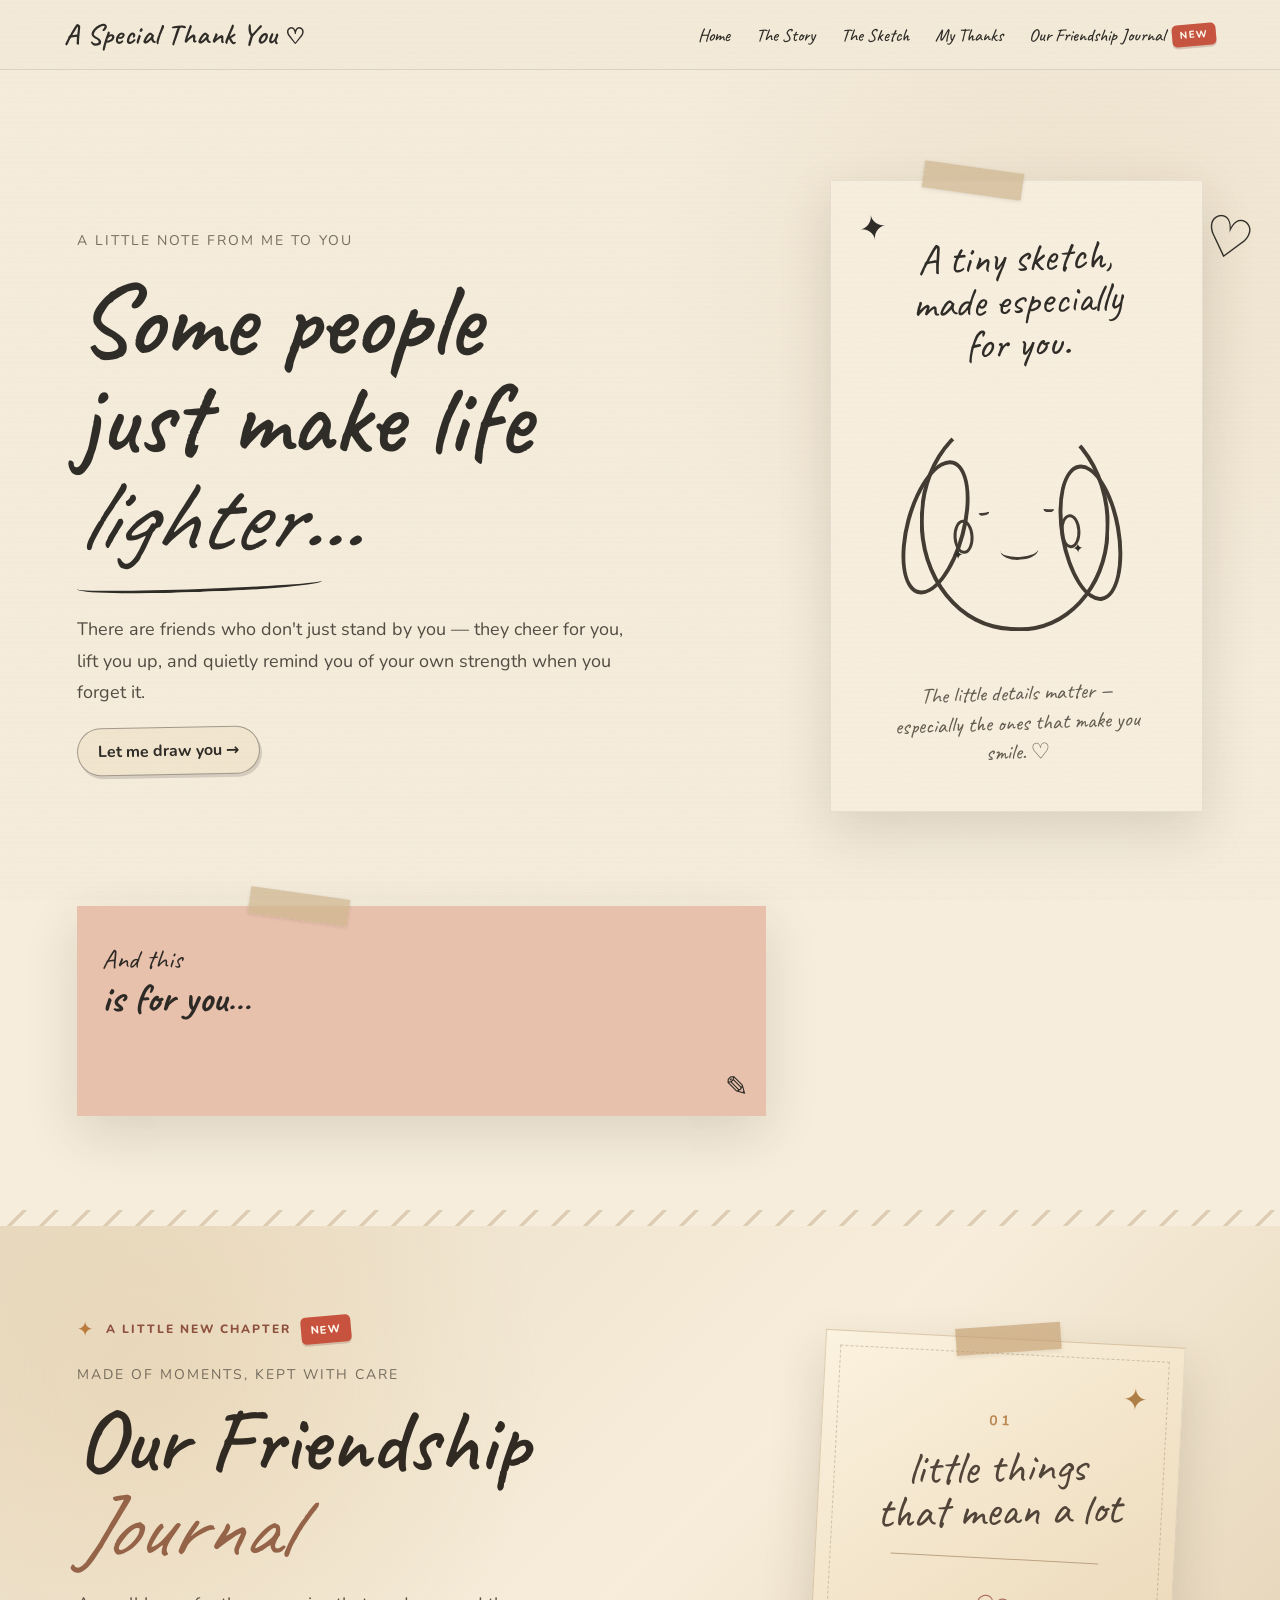
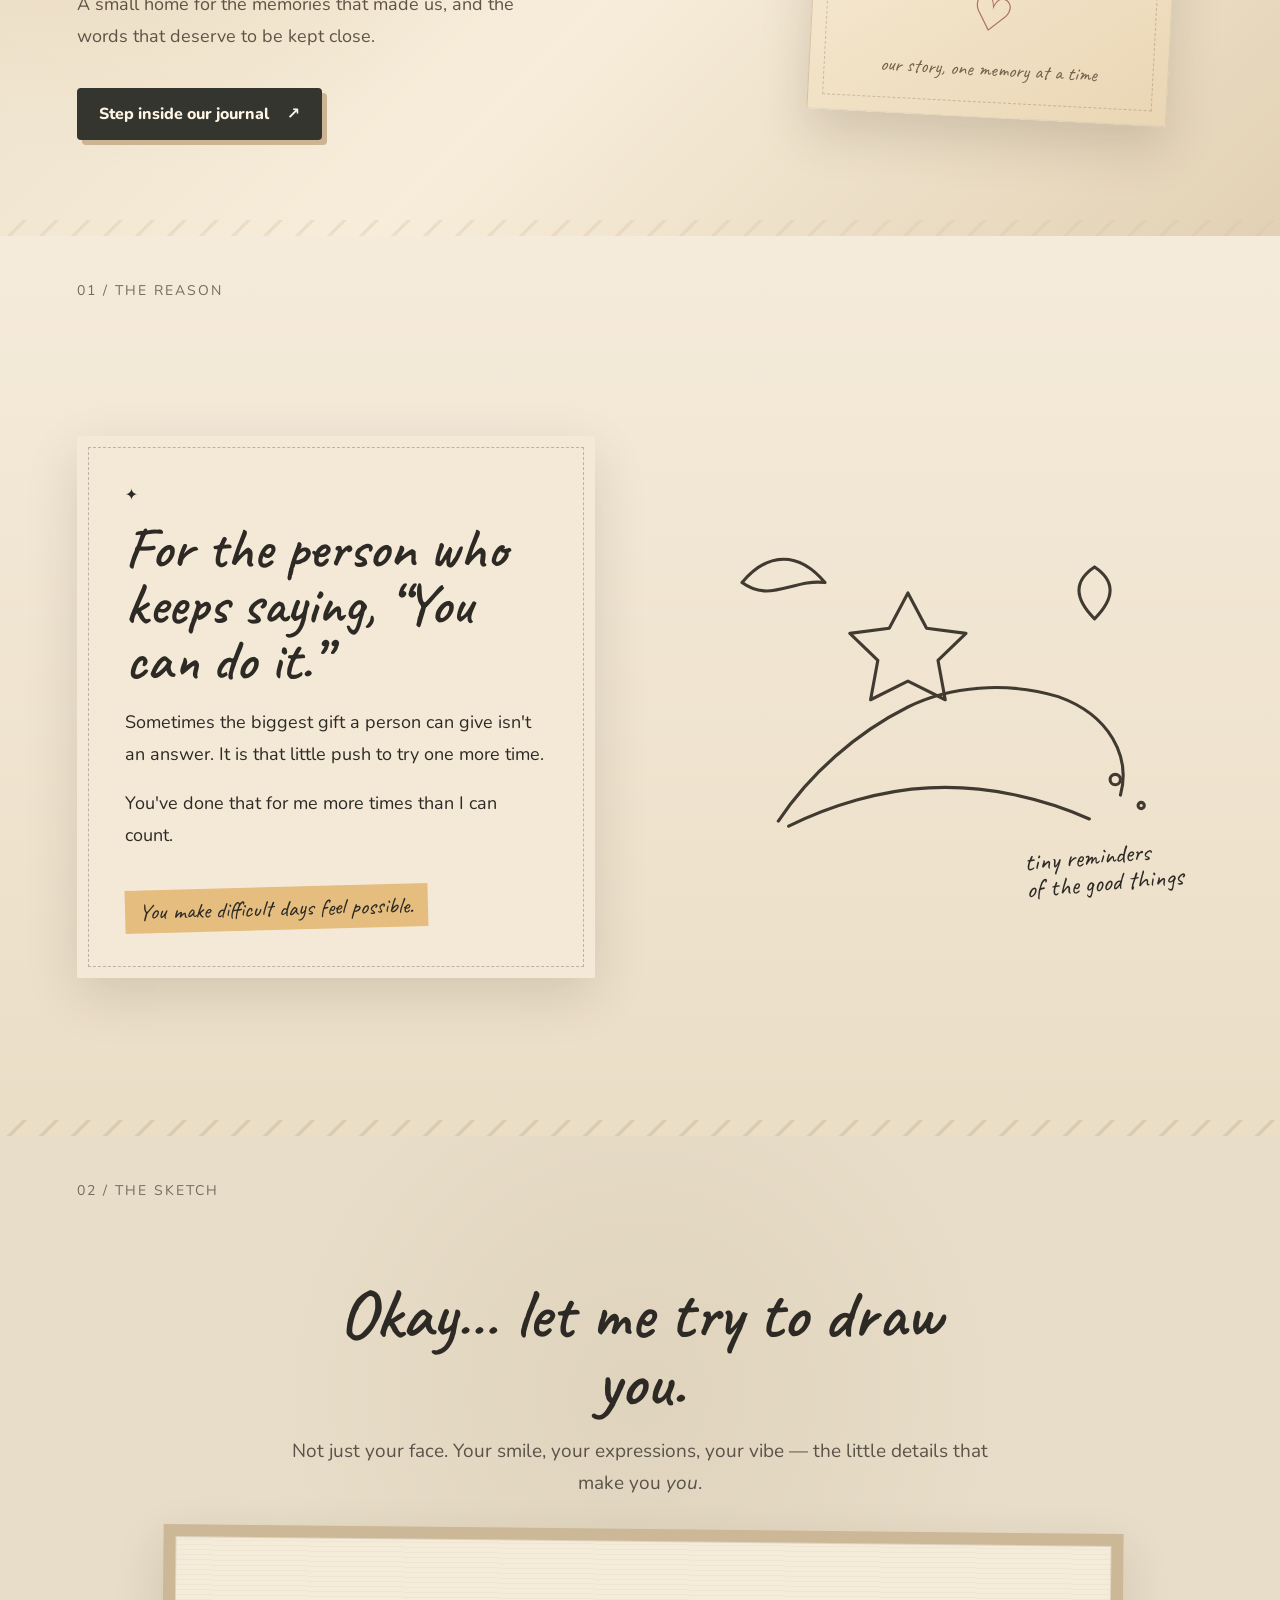
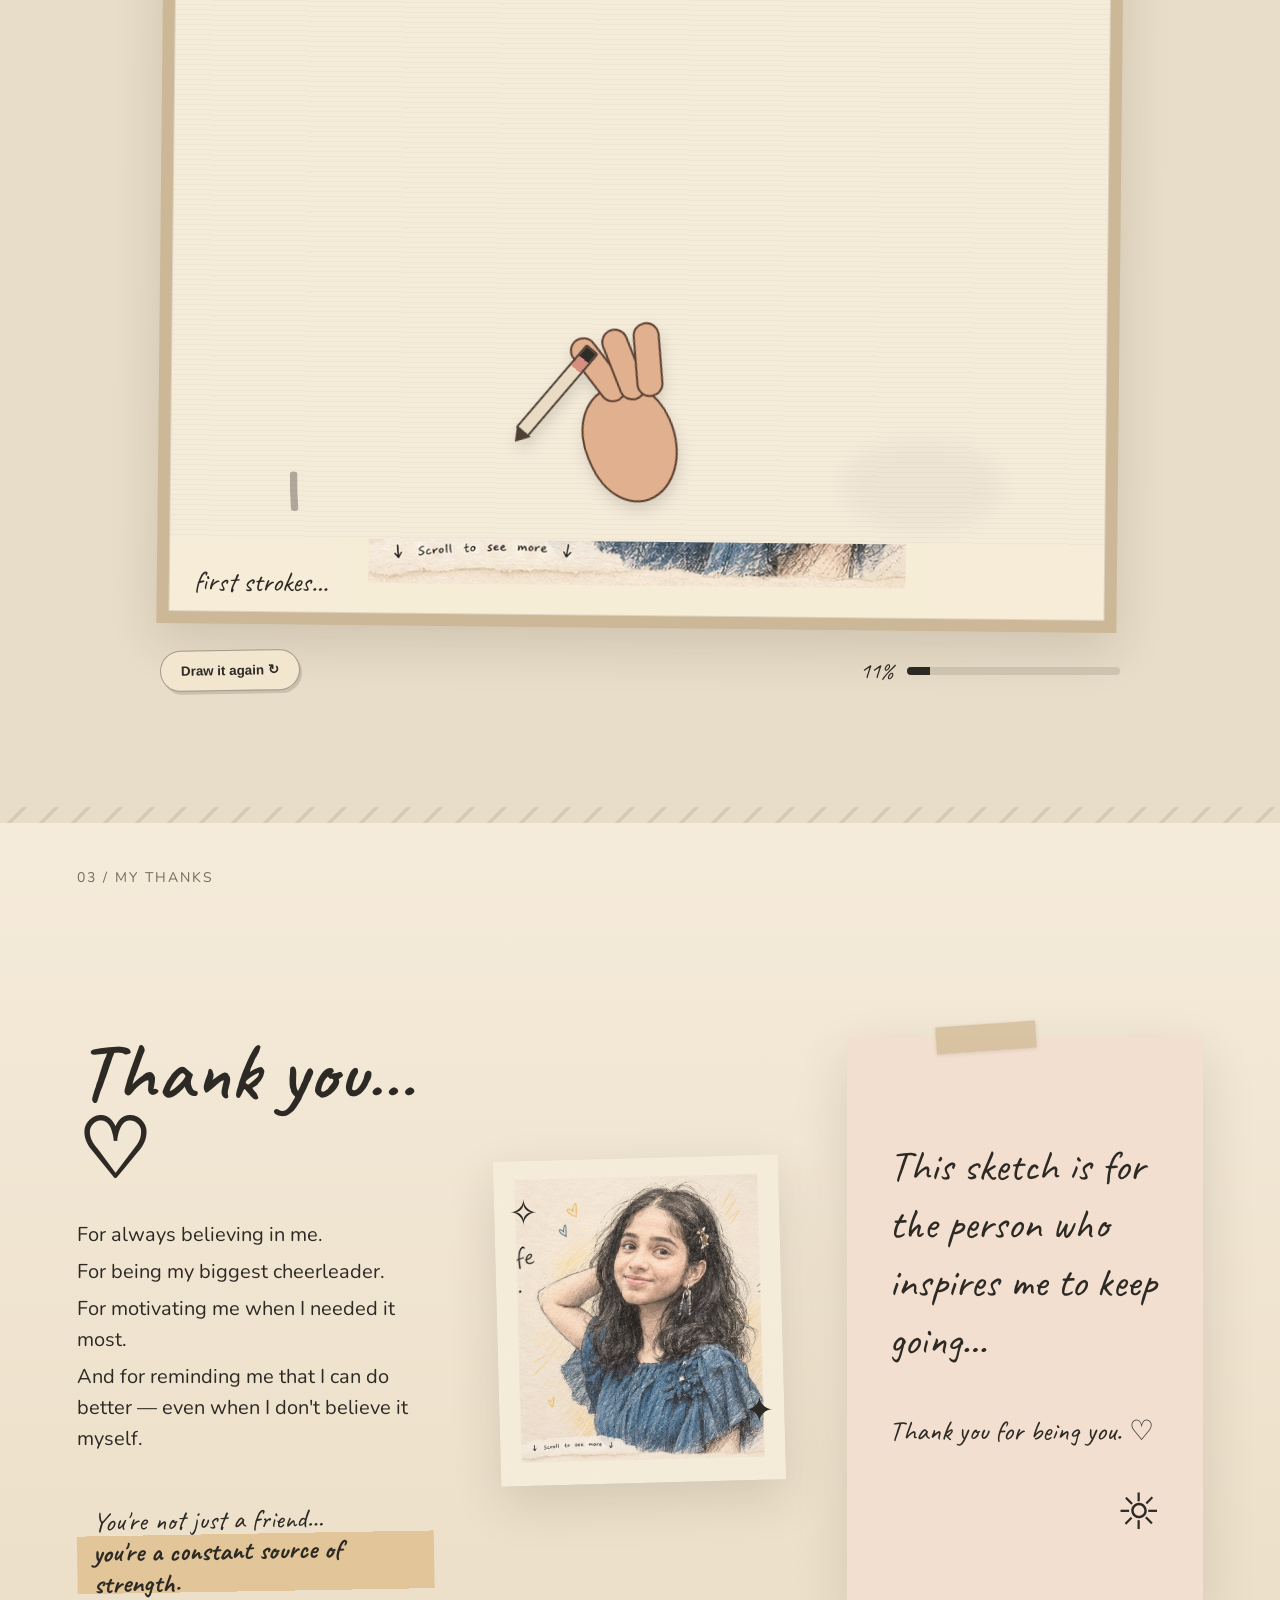
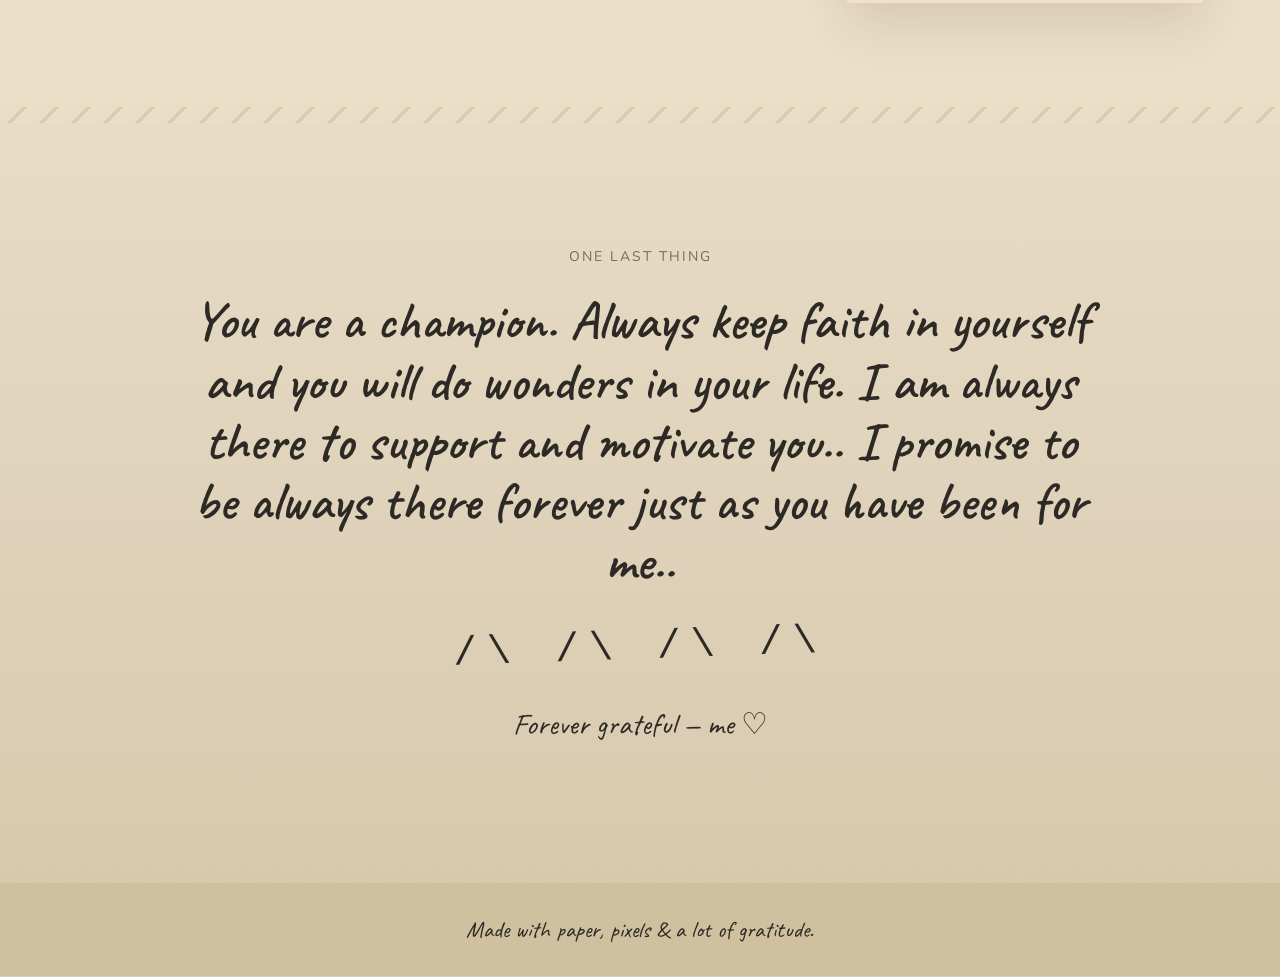
<file: index.html>
<!doctype html>
<html lang="en">
<head>
  <meta charset="utf-8" />
  <meta name="viewport" content="width=device-width, initial-scale=1" />
  <meta name="description" content="A hand-drawn thank-you letter for a best friend who always motivates me." />
  <title>A Little Thank You — For You ♡</title>
  <link rel="stylesheet" href="styles.css" />
</head>
<body>
  <div class="paper-grain" aria-hidden="true"></div>
  <header class="site-header">
    <div class="brand">A Special Thank You <span>♡</span></div>
    <nav>
      <a href="#home">Home</a>
      <a href="#story">The Story</a>
      <a href="#sketch">The Sketch</a>
      <a href="#thanks">My Thanks</a>
      <a class="journal-nav-link" href="journal.html">Our Friendship Journal <span class="nav-new-badge">NEW</span></a>
    </nav>
  </header>

  <main>
    <section class="hero section" id="home">
      <div class="hero-copy reveal-on-scroll">
        <p class="eyebrow">A little note from me to you</p>
        <h1>Some people<br />just make life<br /><em>lighter…</em></h1>
        <div class="scribble-line"></div>
        <p class="hero-text">There are friends who don't just stand by you — they cheer for you, lift you up, and quietly remind you of your own strength when you forget it.</p>
        <a class="paper-button" href="#sketch">Let me draw you →</a>
      </div>

      <div class="hero-letter reveal-on-scroll">
        <div class="tape tape-b"></div>
        <div class="hero-letter-inner">
          <div class="little-star">✦</div>
          <p class="hero-letter-script">A tiny sketch,<br />made especially<br />for you.</p>
          <div class="mini-doodle-face" aria-hidden="true">
            <span class="face-hair"></span>
            <span class="face-eye eye-left"></span>
            <span class="face-eye eye-right"></span>
            <span class="face-smile"></span>
            <span class="face-ear ear-left"></span>
            <span class="face-ear ear-right"></span>
          </div>
          <p class="hero-letter-note">The little details matter —<br />especially the ones that make you smile. ♡</p>
        </div>
        <span class="doodle doodle-heart">♡</span>
      </div>

      <aside class="sticky-note reveal-on-scroll">
        <div class="tape tape-b"></div>
        <p>And this<br /><strong>is for you…</strong></p>
        <span>✎</span>
      </aside>
    </section>

    <section class="journal-callout section" id="friendship-journal">
      <div class="journal-callout-inner reveal-on-scroll">
        <div class="journal-callout-copy">
          <div class="journal-release-line"><span class="release-sparkle">✦</span> A little new chapter <span class="release-badge">NEW</span></div>
          <p class="eyebrow">Made of moments, kept with care</p>
          <h2>Our Friendship<br /><em>Journal</em></h2>
          <p>A small home for the memories that made us, and the words that deserve to be kept close.</p>
          <a class="journal-open-button" href="journal.html">Step inside our journal <span aria-hidden="true">↗</span></a>
        </div>
        <div class="journal-paper-preview" aria-hidden="true">
          <span class="preview-tape"></span>
          <span class="preview-doodle preview-star">✦</span>
          <span class="preview-number">01</span>
          <span class="preview-script">little things<br />that mean a lot</span>
          <span class="preview-line"></span>
          <span class="preview-heart">♡</span>
          <span class="preview-caption">our story, one memory at a time</span>
        </div>
      </div>
    </section>

    <section class="story section" id="story">
      <div class="section-label">01 / The reason</div>
      <div class="story-grid">
        <div class="story-card torn reveal-on-scroll">
          <span class="card-icon">✦</span>
          <h2>For the person who keeps saying, “You can do it.”</h2>
          <p>Sometimes the biggest gift a person can give isn't an answer. It is that little push to try one more time.</p>
          <p>You've done that for me more times than I can count.</p>
          <div class="highlight">You make difficult days feel possible.</div>
        </div>
        <div class="doodle-page reveal-on-scroll" aria-label="Hand drawn doodles">
          <svg viewBox="0 0 500 380" role="img" aria-hidden="true">
            <path d="M90 300 C120 255 165 215 215 190 C255 170 310 165 360 180 C410 198 430 238 420 275" />
            <path d="M100 305 C140 285 190 270 235 268 C290 265 345 278 390 298" />
            <path d="M215 80 l18 34 38 5 -27 26 7 38 -36 -18 -36 18 7 -38 -27 -26 38 -5 z" />
            <path d="M395 55 q30 20 0 50 q-30 -30 0 -50" />
            <circle cx="415" cy="260" r="5" />
            <circle cx="440" cy="285" r="3" />
            <path d="M55 70 C80 40 110 40 135 70 C105 66 82 90 55 70" />
          </svg>
          <div class="tiny-handwriting">tiny reminders<br />of the good things</div>
        </div>
      </div>
    </section>

    <section class="sketch section" id="sketch">
      <div class="section-label">02 / The sketch</div>
      <div class="sketch-intro reveal-on-scroll">
        <h2>Okay… let me try to draw you.</h2>
        <p>Not just your face. Your smile, your expressions, your vibe — the little details that make you <em>you</em>.</p>
      </div>

      <div class="drawing-stage" id="drawingStage">
        <div class="canvas-frame">
          <div class="canvas-paper">
            <div class="sketch-reveal" id="sketchReveal">
              <img src="assets/portrait-sketch.jpg" alt="Hand-drawn portrait sketch" />
            </div>
            <svg class="sketch-lines" viewBox="0 0 640 720" preserveAspectRatio="none" aria-hidden="true">
              <path class="line line-1" d="M85 610 C80 520 95 440 130 380 C160 325 215 285 275 260" />
              <path class="line line-2" d="M275 260 C325 225 385 210 440 230 C500 252 540 305 555 370" />
              <path class="line line-3" d="M555 370 C575 440 560 535 520 600" />
              <path class="line line-4" d="M190 165 C245 115 350 92 435 130" />
            </svg>
            <div class="draw-shadow" id="drawShadow"></div>
            <div class="drawing-hand" id="drawingHand" aria-hidden="true">
              <div class="hand-palm"></div>
              <div class="hand-finger f1"></div>
              <div class="hand-finger f2"></div>
              <div class="hand-finger f3"></div>
              <div class="pencil"><span></span></div>
            </div>
            <div class="draw-caption" id="drawCaption">first strokes…</div>
          </div>
        </div>

        <div class="drawing-controls">
          <button class="paper-button" id="drawAgain">Draw it again ↻</button>
          <div class="draw-progress"><span id="progressText">0%</span><div class="progress-track"><div class="progress-fill" id="progressFill"></div></div></div>
        </div>
      </div>
    </section>

    <section class="thanks section" id="thanks">
      <div class="section-label">03 / My thanks</div>
      <div class="thanks-layout">
        <div class="thanks-copy reveal-on-scroll">
          <h2>Thank you… ♡</h2>
          <p>For always believing in me.</p>
          <p>For being my biggest cheerleader.</p>
          <p>For motivating me when I needed it most.</p>
          <p>And for reminding me that I can do better — even when I don't believe it myself.</p>
          <div class="underlined-note">You're not just a friend…<br /><strong>you're a constant source of strength.</strong></div>
        </div>

        <div class="portrait-final reveal-on-scroll">
          <div class="sparkle sparkle-1">✧</div>
          <div class="sparkle sparkle-2">✦</div>
          <img src="assets/portrait-sketch.jpg" alt="Final cheerful hand-drawn portrait" />
        </div>

        <div class="closing-card reveal-on-scroll">
          <div class="tape tape-c"></div>
          <p class="closing-big">This sketch is for the person who inspires me to keep going…</p>
          <p>Thank you for being you. ♡</p>
          <div class="mini-sun">☼</div>
        </div>
      </div>
    </section>

    <section class="finale section">
      <div class="finale-inner reveal-on-scroll">
        <p class="eyebrow">one last thing</p>
        <h2 class="final-message">You are a champion. Always keep faith in yourself and you will do wonders in your life. I am always there to support and motivate you.. I promise to be always there forever just as you have been for me..</h2>
        <div class="mountains">/\  /\    /\  /\</div>
        <p class="signature">Forever grateful — me ♡</p>
      </div>
    </section>
  </main>

  <footer>Made with paper, pixels &amp; a lot of gratitude.</footer>

  <script src="script.js"></script>
</body>
</html>
</file>
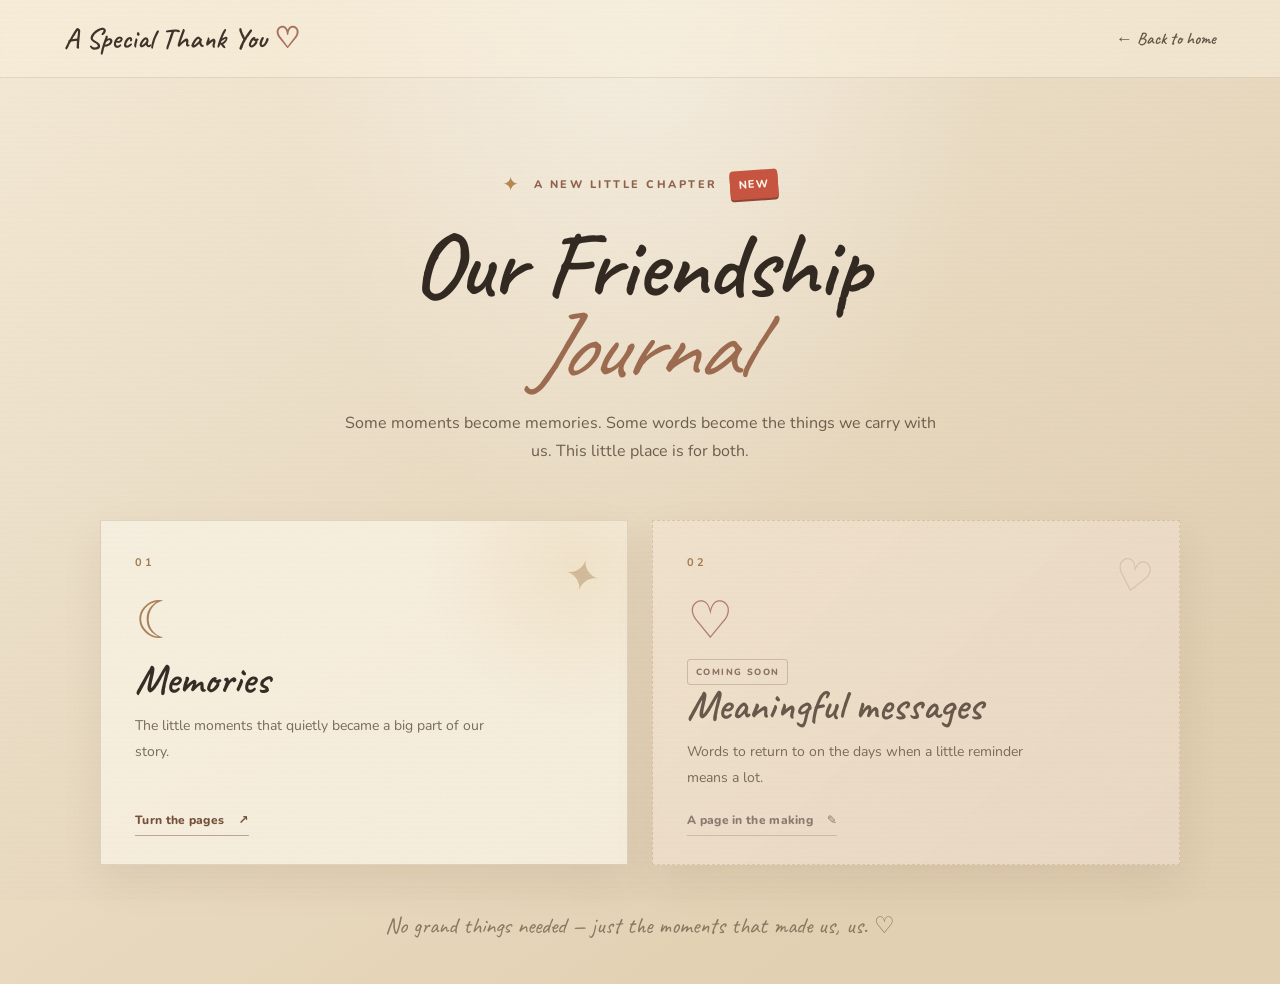
<file: journal.html>
<!doctype html>
<html lang="en">
<head>
  <meta charset="utf-8" />
  <meta name="viewport" content="width=device-width, initial-scale=1" />
  <meta name="description" content="Our Friendship Journal — memories and meaningful messages worth keeping." />
  <title>Our Friendship Journal ♡</title>
  <link rel="stylesheet" href="styles.css" />
  <link rel="stylesheet" href="friendship-pages.css" />
</head>
<body class="journal-page-body">
  <div class="paper-grain" aria-hidden="true"></div>
  <header class="journal-page-header">
    <a class="journal-brand" href="index.html">A Special Thank You <span>♡</span></a>
    <a class="back-link" href="index.html">← Back to home</a>
  </header>
  <main class="journal-landing">
    <div class="journal-page-kicker"><span class="kicker-star">✦</span> A NEW LITTLE CHAPTER <span class="landing-new">NEW</span></div>
    <h1>Our Friendship<br /><em>Journal</em></h1>
    <p class="journal-page-subtitle">Some moments become memories. Some words become the things we carry with us. This little place is for both.</p>
    <div class="journal-choice-grid">
      <a class="journal-choice-card memories-choice" href="memories.html">
        <span class="choice-number">01</span>
        <span class="choice-icon" aria-hidden="true">☾</span>
        <h2>Memories</h2>
        <p>The little moments that quietly became a big part of our story.</p>
        <span class="choice-cta">Turn the pages <span aria-hidden="true">↗</span></span>
        <span class="choice-doodle" aria-hidden="true">✦</span>
      </a>
      <div class="journal-choice-card messages-choice" aria-disabled="true">
        <span class="choice-number">02</span>
        <span class="choice-icon" aria-hidden="true">♡</span>
        <span class="coming-soon-label">COMING SOON</span>
        <h2>Meaningful messages</h2>
        <p>Words to return to on the days when a little reminder means a lot.</p>
        <span class="choice-cta muted-cta">A page in the making <span aria-hidden="true">✎</span></span>
        <span class="choice-doodle" aria-hidden="true">♡</span>
      </div>
    </div>
    <p class="journal-footer-note">No grand things needed — just the moments that made us, us. ♡</p>
  </main>
  <script src="friendship-pages.js"></script>
</body>
</html>
</file>
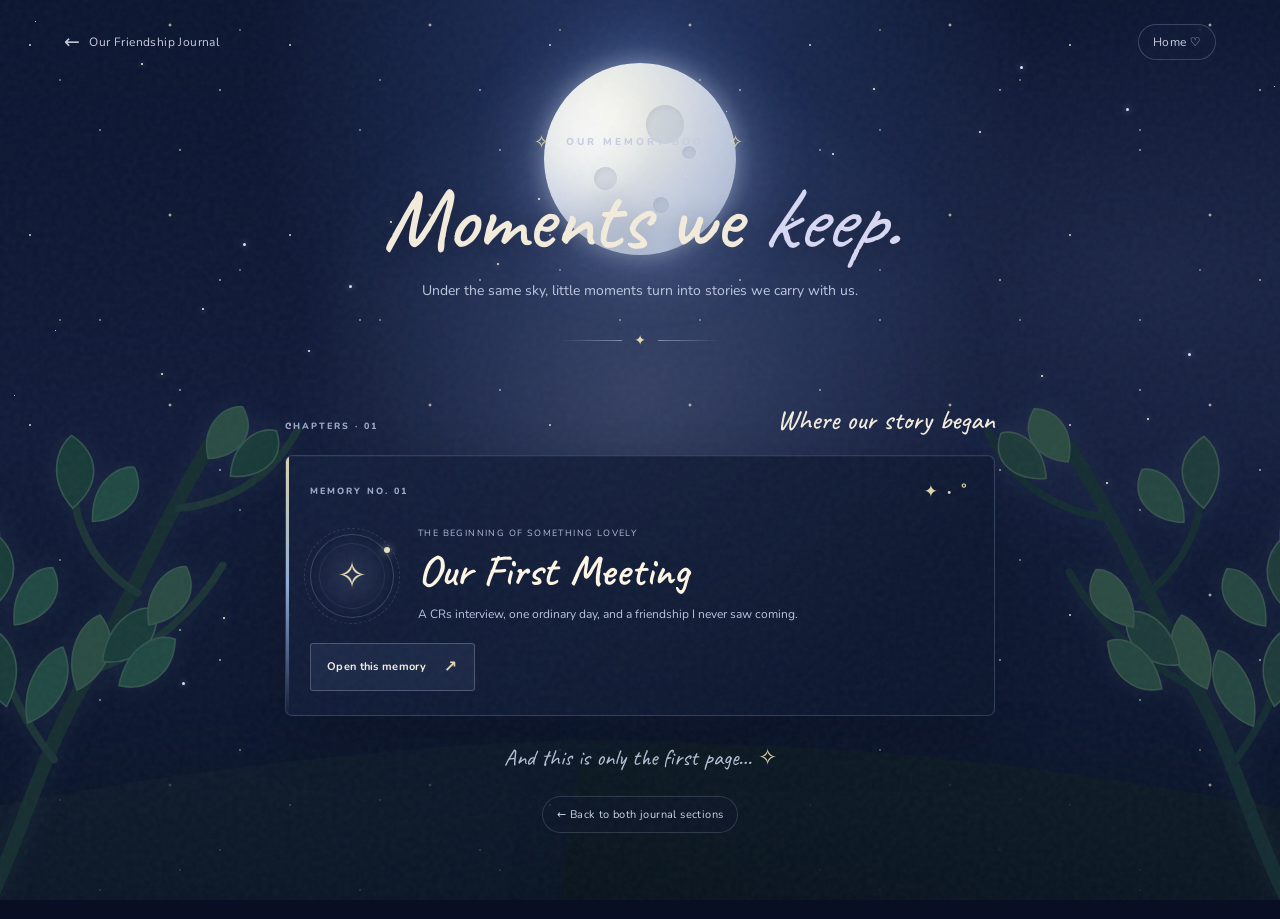
<file: memories.html>
<!doctype html>
<html lang="en">
<head>
  <meta charset="utf-8" />
  <meta name="viewport" content="width=device-width, initial-scale=1" />
  <meta name="description" content="A moonlit page for the memories that made our friendship." />
  <title>Memories — Our Friendship Journal ♡</title>
  <link rel="stylesheet" href="friendship-pages.css" />
</head>
<body class="memories-page-body">
  <div class="night-sky" aria-hidden="true">
    <div class="star-layer star-layer-one"></div>
    <div class="star-layer star-layer-two"></div>
    <div class="moon-glow"></div>
    <div class="full-moon"><span class="moon-crater crater-one"></span><span class="moon-crater crater-two"></span><span class="moon-crater crater-three"></span><span class="moon-crater crater-four"></span></div>
    <div class="wind-streak wind-streak-one"><span></span><span></span><span></span></div>
    <div class="wind-streak wind-streak-two"><span></span><span></span><span></span></div>
    <svg class="leaf-branch branch-left" viewBox="0 0 360 520" role="presentation">
      <path class="branch-stem" d="M-15 520 C45 420 58 340 100 267 S165 133 220 40" />
      <path class="branch-stem thin" d="M78 327 C38 278 25 227 14 183 M117 245 C167 228 207 192 231 151 M154 176 C113 152 97 113 95 78 M191 99 C242 94 278 67 299 28" />
      <g class="leaf-cluster cluster-a"><path d="M35 279 C-4 249 0 214 8 202 C39 211 55 240 35 279Z"/><path d="M54 294 C47 255 71 229 86 225 C100 256 80 284 54 294Z"/><path d="M99 264 C86 231 102 203 120 196 C141 223 122 253 99 264Z"/></g>
      <g class="leaf-cluster cluster-b"><path d="M24 188 C-1 157 9 130 21 119 C47 137 48 166 24 188Z"/><path d="M42 205 C39 170 60 153 77 153 C91 181 67 202 42 205Z"/><path d="M18 148 C-13 125 -11 96 0 83 C28 98 38 127 18 148Z"/></g>
      <g class="leaf-cluster cluster-c"><path d="M122 238 C127 199 156 185 171 191 C174 223 149 242 122 238Z"/><path d="M137 260 C144 224 172 211 188 218 C187 250 162 266 137 260Z"/><path d="M164 205 C159 173 181 151 198 152 C212 181 189 201 164 205Z"/></g>
      <g class="leaf-cluster cluster-d"><path d="M95 99 C71 72 81 43 94 33 C121 52 120 78 95 99Z"/><path d="M113 111 C112 76 135 60 151 62 C164 91 139 110 113 111Z"/><path d="M218 54 C211 25 231 6 249 7 C264 34 243 53 218 54Z"/><path d="M238 70 C240 38 265 24 280 29 C289 57 263 73 238 70Z"/></g>
    </svg>
    <svg class="leaf-branch branch-right" viewBox="0 0 360 520" role="presentation">
      <path class="branch-stem" d="M375 520 C313 426 300 345 260 272 S198 136 139 42" />
      <path class="branch-stem thin" d="M285 335 C325 285 340 234 348 186 M247 259 C197 232 161 196 140 157 M206 180 C245 152 259 113 261 78 M169 107 C118 98 84 69 66 29" />
      <g class="leaf-cluster cluster-a"><path d="M326 279 C363 247 358 214 350 202 C319 213 305 242 326 279Z"/><path d="M307 297 C314 258 290 231 275 228 C261 258 281 287 307 297Z"/><path d="M265 263 C276 230 258 203 242 196 C220 223 241 253 265 263Z"/></g>
      <g class="leaf-cluster cluster-b"><path d="M336 190 C362 158 353 131 341 120 C315 138 312 167 336 190Z"/><path d="M318 206 C321 171 300 154 283 154 C269 182 293 203 318 206Z"/><path d="M343 149 C372 126 369 97 358 84 C331 99 322 128 343 149Z"/></g>
      <g class="leaf-cluster cluster-c"><path d="M240 241 C235 202 206 188 192 194 C188 225 213 245 240 241Z"/><path d="M224 263 C217 227 190 213 175 220 C176 251 200 268 224 263Z"/><path d="M198 207 C202 174 180 153 164 155 C148 183 172 202 198 207Z"/></g>
      <g class="leaf-cluster cluster-d"><path d="M262 99 C285 71 275 44 262 34 C235 53 237 79 262 99Z"/><path d="M244 112 C245 77 222 61 206 64 C193 93 218 111 244 112Z"/><path d="M139 57 C146 27 126 8 108 9 C93 36 114 55 139 57Z"/><path d="M119 72 C117 40 93 26 78 31 C68 59 94 75 119 72Z"/></g>
    </svg>
    <div class="foreground-hill hill-back"></div>
    <div class="foreground-hill hill-front"></div>
  </div>

  <header class="memories-header">
    <a class="night-back-link" href="journal.html"><span aria-hidden="true">←</span> Our Friendship Journal</a>
    <a class="night-home-link" href="index.html">Home ♡</a>
  </header>

  <main class="memories-content">
    <div class="memory-intro">
      <p class="memory-eyebrow"><span>✧</span> OUR MEMORY BOOK <span>✧</span></p>
      <h1>Moments we <em>keep.</em></h1>
      <p class="memory-subtitle">Under the same sky, little moments turn into stories we carry with us.</p>
      <div class="moonlight-divider" aria-hidden="true"><span></span> ✦ <span></span></div>
    </div>

    <section class="memory-list" aria-labelledby="memory-list-title">
      <div class="memory-list-heading">
        <span class="chapter-index">CHAPTERS · 01</span>
        <h2 id="memory-list-title">Where our story began</h2>
      </div>
      <article class="memory-card" id="first-meeting-card">
        <div class="memory-card-topline"><span class="memory-count">MEMORY NO. 01</span><span class="memory-constellation" aria-hidden="true">✦ · ˚</span></div>
        <div class="memory-card-body">
          <div class="memory-icon-orbit" aria-hidden="true"><span>✧</span><i></i></div>
          <div class="memory-card-copy">
            <p class="memory-date-label">The beginning of something lovely</p>
            <h3>Our First Meeting</h3>
            <p class="memory-teaser">A CRs interview, one ordinary day, and a friendship I never saw coming.</p>
          </div>
        </div>
        <button class="open-memory-button" id="openFirstMemory" type="button" aria-expanded="false" aria-controls="firstMemoryNote">Open this memory <span aria-hidden="true">↗</span></button>
        <div class="memory-detail" id="firstMemoryNote" hidden>
          <div class="note-top-mark">A little note beneath the moon <span>♡</span></div>
          <h4>Our First Meeting</h4>
          <p>We met for the first time when we both had to appear for the CRs interview. This was when our friendship began. After this, even I don't know, when you became an essential part of my world. How did I start caring for you, even I cannot figure out. When you are sad, I also remain sad. Anything that bothers you, it bothers me.</p>
          <p>Maybe it happened in the little things—in the conversations that stayed with me, in the moments I started noticing when something wasn't quite right, and in how your happiness slowly began to feel like my own good news.</p>
          <p>It is strange and beautiful how one ordinary meeting can become the beginning of something that matters so much. That day, we were simply two people showing up for an interview. I had no idea I was also meeting someone who would find a special place in my everyday world.</p>
          <p>And if I could go back to that first day, I would walk into that room just the same—with no idea what was ahead, but with so much gratitude that life was about to introduce me to you. ♡</p>
          <div class="note-signature">One of my favourite beginnings. Always.</div>
        </div>
      </article>
      <p class="memory-end-note">And this is only the first page… <span aria-hidden="true">✧</span></p>
    </section>
    <a class="back-to-journal-button" href="journal.html">← Back to both journal sections</a>
  </main>
  <script src="friendship-pages.js"></script>
</body>
</html>
</file>
<file: styles.css>
@import url('https://fonts.googleapis.com/css2?family=Caveat:wght@400;500;600;700&family=Nunito:wght@400;500;600;700&display=swap');

:root{
  --paper:#efe3cc;
  --paper2:#f6eddc;
  --ink:#2d2a25;
  --muted:#756c5d;
  --line:#413a31;
  --accent:#c28c70;
  --blue:#6c8ca4;
  --shadow:0 18px 50px rgba(56,43,27,.14);
}
*{box-sizing:border-box}
html{scroll-behavior:smooth}
body{
  margin:0;color:var(--ink);background:#ded1b9;
  font-family:'Nunito',system-ui,-apple-system,sans-serif;
  overflow-x:hidden;
}
body:before{content:"";position:fixed;inset:0;pointer-events:none;z-index:20;opacity:.12;background-image:url("data:image/svg+xml,%3Csvg width='160' height='160' viewBox='0 0 160 160' xmlns='http://www.w3.org/2000/svg'%3E%3Cfilter id='n'%3E%3CfeTurbulence type='fractalNoise' baseFrequency='.8' numOctaves='3' stitchTiles='stitch'/%3E%3C/filter%3E%3Crect width='100%25' height='100%25' filter='url(%23n)' opacity='.35'/%3E%3C/svg%3E")}
.paper-grain{position:fixed;inset:0;pointer-events:none;opacity:.25;background:linear-gradient(transparent 0 49%,rgba(0,0,0,.03) 50% 51%,transparent 52%);background-size:100% 5px;z-index:19}
.site-header{position:sticky;top:0;z-index:15;display:flex;justify-content:space-between;align-items:center;padding:20px 5vw;background:rgba(246,237,220,.92);backdrop-filter:blur(8px);border-bottom:1px solid rgba(45,42,37,.12)}
.brand{font:600 29px/1 'Caveat',cursive;letter-spacing:.5px}.brand span{font-size:22px}
nav{display:flex;gap:26px}nav a{color:var(--ink);text-decoration:none;font:500 18px 'Caveat',cursive;position:relative}nav a:after{content:"";position:absolute;left:0;right:0;bottom:-5px;height:2px;background:var(--ink);transform:scaleX(0);transition:.25s}nav a:hover:after{transform:scaleX(1)}
.section{position:relative;min-height:100vh;padding:110px 6vw;background:var(--paper2);isolation:isolate}
.section:after{content:"";position:absolute;left:0;right:0;bottom:-2px;height:18px;background:linear-gradient(135deg,transparent 45%,#d7c6aa 46% 54%,transparent 55%) 0 0/32px 18px repeat-x;opacity:.8;z-index:-1}
.hero{display:grid;grid-template-columns:1.2fr .65fr;gap:5vw;align-items:center;min-height:calc(100vh - 72px);background:radial-gradient(circle at 84% 18%,rgba(214,192,152,.24),transparent 30%),var(--paper2)}
.eyebrow,.section-label{font-size:14px;letter-spacing:2px;text-transform:uppercase;color:var(--muted)}
h1,h2{font-family:'Caveat',cursive;font-weight:600;line-height:.96}h1{font-size:clamp(62px,8vw,110px);margin:22px 0 12px}h1 em{font-weight:400}.scribble-line{width:245px;height:14px;border-bottom:3px solid var(--ink);border-radius:50%;transform:rotate(-2deg);margin:0 0 22px}.hero-text{max-width:550px;font-size:18px;line-height:1.75;color:#514a40}.paper-button{display:inline-flex;align-items:center;gap:9px;border:1px solid rgba(45,42,37,.4);padding:12px 20px;background:#f2e6cf;color:var(--ink);text-decoration:none;border-radius:999px;font-weight:700;box-shadow:2px 3px 0 rgba(45,42,37,.16);transform:rotate(-1deg);transition:.2s}.paper-button:hover{transform:rotate(1deg) translateY(-2px);box-shadow:4px 6px 0 rgba(45,42,37,.14)}
.hero-letter{position:relative;justify-self:center;width:min(100%,420px);transform:rotate(2deg)}
.hero-letter-inner{position:relative;min-height:500px;padding:56px 40px 42px;background:#f8efdf;box-shadow:var(--shadow);border:1px solid rgba(45,42,37,.08)}
.hero-letter-script{margin:0;text-align:center;font:42px/1.02 'Caveat',cursive;transform:rotate(-2deg)}
.hero-letter-note{margin:24px auto 0;max-width:280px;text-align:center;color:#62594e;font:22px/1.35 'Caveat',cursive;transform:rotate(-2deg)}
.little-star{position:absolute;top:26px;left:28px;font:34px 'Caveat',cursive;transform:rotate(-10deg)}
.mini-doodle-face{position:relative;width:245px;height:260px;margin:30px auto 10px;transform:rotate(-3deg)}
.face-hair{position:absolute;left:26px;top:16px;width:190px;height:220px;border:4px solid var(--line);border-radius:48% 52% 46% 50%;border-top-color:transparent;transform:rotate(5deg)}
.face-hair:before,.face-hair:after{content:"";position:absolute;width:52px;height:130px;border:4px solid var(--line);border-radius:50%;top:46px}
.face-hair:before{left:-18px;transform:rotate(13deg)}
.face-hair:after{right:-15px;transform:rotate(-12deg)}
.face-eye{position:absolute;top:112px;width:11px;height:7px;border-bottom:3px solid var(--line);border-radius:50%}
.eye-left{left:85px;transform:rotate(-5deg)}.eye-right{right:84px;transform:rotate(5deg)}
.face-smile{position:absolute;left:105px;top:145px;width:38px;height:20px;border-bottom:3px solid var(--line);border-radius:0 0 50% 50%}
.face-ear{position:absolute;top:122px;width:20px;height:34px;border:3px solid var(--line);border-radius:50%}.ear-left{left:59px}.ear-right{right:59px}
.face-ear:after{content:"✦";position:absolute;top:23px;font-size:13px}.ear-left:after{left:-5px}.ear-right:after{right:-5px}
.tape{position:absolute;background:rgba(208,183,144,.72);width:100px;height:27px;z-index:2;box-shadow:0 1px 4px rgba(0,0,0,.1)}.tape-b{top:-13px;left:25%;transform:rotate(8deg)}.tape-c{top:-14px;left:25%;transform:rotate(-4deg)}.doodle{font:56px 'Caveat',cursive;position:absolute}.doodle-heart{right:-50px;top:24px;transform:rotate(14deg)}
.sticky-note{position:relative;align-self:start;margin-top:30px;background:#e8c1ad;padding:38px 25px 30px;min-height:210px;box-shadow:var(--shadow);transform:rotate(5deg);font:27px/1.15 'Caveat',cursive}.sticky-note p{margin:0}.sticky-note strong{font-size:40px}.sticky-note>span{position:absolute;right:18px;bottom:12px;font-size:28px}
.story,.thanks{background:linear-gradient(180deg,#f5ebda,#ebdec7)}.section-label{position:absolute;top:45px;left:6vw}.story-grid{max-width:1200px;margin:90px auto 0;display:grid;grid-template-columns:1fr 1fr;gap:7vw;align-items:center}.story-card{background:#f4e9d6;padding:48px;box-shadow:var(--shadow);transform:rotate(-1deg);position:relative}.story-card:before{content:"";position:absolute;inset:11px;border:1px dashed rgba(45,42,37,.28);pointer-events:none}.story-card h2{font-size:58px;margin:14px 0 20px;max-width:650px}.story-card p{font-size:18px;line-height:1.75;max-width:620px}.highlight{display:inline-block;margin-top:18px;padding:7px 14px;background:#e5be7f;transform:rotate(-1.5deg);font:23px 'Caveat',cursive}.doodle-page{min-height:420px;position:relative;display:grid;place-items:center}.doodle-page svg{width:100%;max-width:560px;overflow:visible}.doodle-page path,.doodle-page circle{fill:none;stroke:var(--line);stroke-width:3;stroke-linecap:round;stroke-linejoin:round}.tiny-handwriting{position:absolute;right:4%;bottom:5%;font:26px/1.05 'Caveat',cursive;transform:rotate(-5deg)}
.sketch{background:radial-gradient(circle at 50% 20%,rgba(188,173,145,.2),transparent 31%),#e8ddc8}.sketch-intro{max-width:700px;margin:35px auto 30px;text-align:center}.sketch-intro h2{font-size:70px;margin:0 0 14px}.sketch-intro p{font-size:19px;line-height:1.7;color:#5b5349}.drawing-stage{max-width:960px;margin:auto}.canvas-frame{background:#ccb896;padding:12px;box-shadow:var(--shadow);transform:rotate(.6deg)}.canvas-paper{height:min(75vh,720px);min-height:520px;overflow:hidden;position:relative;background:#f5ebd9;border:1px solid rgba(45,42,37,.12)}.canvas-paper:before{content:"";position:absolute;inset:0;background:repeating-linear-gradient(0deg,rgba(60,45,25,.03) 0 1px,transparent 1px 5px);pointer-events:none}.sketch-reveal{position:absolute;inset:0;clip-path:inset(100% 0 0 0);transition:clip-path .14s linear}.sketch-reveal img{width:100%;height:100%;object-fit:contain;object-position:center;background:#f5ebd9;filter:sepia(.06) contrast(.98)}.sketch-lines{position:absolute;inset:0;width:100%;height:100%;pointer-events:none}.line{fill:none;stroke:#332d26;stroke-width:5;stroke-linecap:round;stroke-dasharray:900;stroke-dashoffset:900;opacity:.35}.drawing-hand{position:absolute;width:160px;height:220px;left:50%;top:58%;transform:translate(-20px,-20px) rotate(-17deg);opacity:0;transition:none;filter:drop-shadow(0 8px 7px rgba(0,0,0,.12));pointer-events:none}.hand-palm{position:absolute;width:92px;height:120px;right:14px;bottom:26px;background:#e0b08f;border:2px solid #5c4031;border-radius:48% 44% 55% 46%;transform:rotate(-12deg)}.hand-finger{position:absolute;width:27px;height:75px;background:#e0b08f;border:2px solid #5c4031;border-radius:18px;top:18px;z-index:2}.f1{right:64px;transform:rotate(-26deg)}.f2{right:38px;transform:rotate(-10deg)}.f3{right:13px;transform:rotate(7deg)}.pencil{position:absolute;width:110px;height:16px;background:linear-gradient(90deg,#eadcc4 0 77%,#d78e7e 77% 89%,#2f2b27 89%);right:67px;top:60px;transform:rotate(-38deg);border:2px solid #4e4035;z-index:4;border-radius:3px}.pencil span{position:absolute;left:-13px;top:-2px;border-top:9px solid transparent;border-bottom:9px solid transparent;border-right:14px solid #4e4035}.draw-shadow{position:absolute;right:11%;bottom:13%;width:160px;height:90px;background:rgba(51,43,35,.06);border-radius:50%;filter:blur(10px);opacity:0}.draw-caption{position:absolute;bottom:20px;left:24px;font:28px 'Caveat',cursive;opacity:0;transform:translateY(8px);transition:.3s}
.drawing-controls{display:flex;justify-content:space-between;align-items:center;gap:30px;padding:22px 0}.draw-progress{display:flex;align-items:center;gap:13px;min-width:260px;font:23px 'Caveat',cursive}.progress-track{height:8px;flex:1;background:rgba(45,42,37,.12);border-radius:999px;overflow:hidden}.progress-fill{width:0;height:100%;background:var(--ink);transition:width .12s linear}
.thanks-layout{max-width:1240px;margin:100px auto 0;display:grid;grid-template-columns:1fr .8fr 1fr;gap:5vw;align-items:center}.thanks-copy h2{font-size:82px;margin:0 0 28px}.thanks-copy p{font-size:20px;line-height:1.55;margin:6px 0}.underlined-note{margin-top:34px;padding:10px 16px;background:linear-gradient(transparent 35%,rgba(217,177,114,.56) 35% 86%,transparent 86%);display:inline-block;font:27px/1.15 'Caveat',cursive;transform:rotate(-1deg)}.portrait-final{position:relative}.portrait-final img{width:100%;max-width:420px;display:block;margin:auto;background:#f5ebd9;padding:10px;box-shadow:var(--shadow);transform:rotate(-1.5deg)}.sparkle{position:absolute;font-size:35px;z-index:2}.sparkle-1{left:4%;top:10%}.sparkle-2{right:3%;bottom:15%}.closing-card{position:relative;background:#f2dfcf;padding:56px 42px;box-shadow:var(--shadow);transform:rotate(2deg)}.closing-card p{font:28px/1.35 'Caveat',cursive}.closing-big{font-size:43px!important}.mini-sun{font-size:50px;text-align:right}
.finale{min-height:80vh;background:linear-gradient(180deg,#e8dcc7,#d8c9ae);display:grid;place-items:center;text-align:center}.finale-inner{max-width:900px}.finale h2{font-size:clamp(58px,7vw,100px);margin:20px 0}.mountains{font:40px monospace;letter-spacing:10px;transform:rotate(-2deg)}.signature{font:30px 'Caveat',cursive;margin-top:35px}
footer{padding:32px 6vw;text-align:center;background:#cfc09f;font:23px 'Caveat',cursive}
.reveal-on-scroll{opacity:0;transform:translateY(22px);transition:opacity .8s ease,transform .8s ease}.reveal-on-scroll.visible{opacity:1;transform:none}

@media (max-width: 980px){
  nav{gap:15px}nav a{font-size:16px}.hero{grid-template-columns:1fr}.hero-copy{max-width:850px}.hero-letter{justify-self:center}.sticky-note{justify-self:end;margin-top:-18px}.story-grid,.thanks-layout{grid-template-columns:1fr}.story-card{max-width:720px;margin:auto}.doodle-page{min-height:300px}.thanks-layout{max-width:720px}.closing-card{max-width:640px;margin:auto}.portrait-final{order:-1}.portrait-final img{max-width:500px}}
@media (max-width: 640px){
  .site-header{padding:16px 18px}.brand{font-size:24px}nav{display:none}.section{padding:95px 22px;min-height:auto}.section-label{left:22px}.hero{padding-top:110px}.hero h1{font-size:66px}.hero-text{font-size:16px}.sticky-note{width:86%;font-size:24px}.sticky-note strong{font-size:34px}.story-card{padding:34px 25px}.story-card h2,.sketch-intro h2{font-size:48px}.canvas-paper{min-height:470px;height:70vh}.drawing-hand{transform:scale(.78) rotate(-17deg)}.drawing-controls{align-items:flex-start;flex-direction:column}.draw-progress{width:100%}.thanks-copy h2{font-size:64px}.closing-card{padding:46px 28px}.closing-big{font-size:36px!important}.finale h2{font-size:54px}}
@media (prefers-reduced-motion: reduce){html{scroll-behavior:auto}.reveal-on-scroll{transition:none}.drawing-hand,.sketch-reveal,.progress-fill{transition:none}}


.final-message{font-size:clamp(38px,4.2vw,66px)!important;line-height:1.12!important;max-width:1080px;margin:24px auto 34px!important;}
@media (max-width:900px){.final-message{font-size:42px!important;line-height:1.15!important;}}
@media (max-width:600px){.final-message{font-size:34px!important;line-height:1.2!important;}}



/* Friendship Journal homepage feature */
.journal-nav-link{display:inline-flex;align-items:center;gap:7px!important}
.nav-new-badge,.release-badge{display:inline-flex;align-items:center;justify-content:center;background:#c7533e;color:#fff7ec;font:800 10px/1 'Nunito',sans-serif;letter-spacing:1.1px;padding:6px 8px;border-radius:5px;box-shadow:0 2px 0 rgba(90,28,18,.18);transform:rotate(-5deg)}
.journal-callout{min-height:0;padding-top:90px;padding-bottom:96px;background:radial-gradient(circle at 12% 25%,rgba(219,183,128,.24),transparent 32%),linear-gradient(135deg,#e9ddc6,#f7edda 52%,#e2d1b4)}
.journal-callout:after{opacity:.35}
.journal-callout-inner{max-width:1160px;margin:0 auto;display:grid;grid-template-columns:1.2fr .8fr;gap:7vw;align-items:center}
.journal-callout-copy{max-width:620px}
.journal-release-line{display:flex;align-items:center;gap:10px;color:#8e513e;font-size:12px;font-weight:800;letter-spacing:2px;text-transform:uppercase;margin-bottom:22px}
.release-sparkle{font-size:20px;color:#bb7b3d}
.release-badge{font-size:11px;padding:8px 10px;animation:new-badge-glow 2.7s ease-in-out infinite}
.journal-callout-copy h2{font-size:clamp(58px,7vw,90px);margin:14px 0 18px;color:#302a23}
.journal-callout-copy h2 em{font-weight:400;color:#946348}
.journal-callout-copy>p:not(.eyebrow){max-width:490px;font-size:18px;line-height:1.8;color:#5f5346}
.journal-open-button{display:inline-flex;align-items:center;gap:18px;margin-top:18px;padding:15px 22px;background:#33352e;color:#fff5e6;text-decoration:none;border-radius:4px;box-shadow:5px 5px 0 #ccb392;font-weight:800;transition:transform .2s,box-shadow .2s}
.journal-open-button:hover{transform:translate(2px,2px);box-shadow:3px 3px 0 #ccb392}
.journal-paper-preview{position:relative;min-height:380px;max-width:360px;width:100%;justify-self:center;display:flex;flex-direction:column;align-items:center;justify-content:center;background:linear-gradient(145deg,#fbf2df,#ead6b4);color:#514438;box-shadow:0 22px 50px rgba(67,48,28,.17);transform:rotate(3deg);border:1px solid rgba(89,64,37,.14);overflow:visible}
.journal-paper-preview:before{content:"";position:absolute;inset:14px;border:1px dashed rgba(94,71,46,.26);pointer-events:none}
.preview-tape{position:absolute;top:-14px;left:36%;width:105px;height:27px;background:rgba(195,158,112,.65);transform:rotate(-7deg);box-shadow:0 2px 4px #7a624222}
.preview-number{font:700 14px 'Nunito',sans-serif;letter-spacing:4px;color:#b88752}
.preview-script{font:46px/.94 'Caveat',cursive;text-align:center;margin-top:16px;transform:rotate(-4deg)}
.preview-line{width:58%;height:1px;background:#bca282;margin:26px auto}
.preview-star{position:absolute;top:34px;right:34px;font-size:30px;color:#ad7e45}
.preview-heart{font:48px 'Caveat',cursive;color:#ad6f61;transform:rotate(10deg)}
.preview-caption{position:absolute;bottom:35px;left:0;right:0;text-align:center;font:20px 'Caveat',cursive;color:#75614b}
@keyframes new-badge-glow{0%,100%{box-shadow:0 2px 0 rgba(90,28,18,.18),0 0 0 rgba(199,83,62,0)}50%{box-shadow:0 2px 0 rgba(90,28,18,.18),0 0 15px rgba(199,83,62,.25)}}
@media(max-width:980px){.journal-nav-link{gap:5px!important}.journal-callout-inner{grid-template-columns:1fr 300px;gap:35px}.journal-paper-preview{min-height:330px}}
@media(max-width:760px){.site-header nav{display:none}.journal-callout{padding:84px 24px}.journal-callout-inner{grid-template-columns:1fr;gap:52px}.journal-callout-copy h2{font-size:64px}.journal-paper-preview{min-height:320px;width:min(100%,330px);grid-row:1}.journal-release-line{flex-wrap:wrap}.journal-open-button{max-width:100%}}
@media(prefers-reduced-motion:reduce){.release-badge{animation:none}}
</file>
<file: friendship-pages.css>
@import url('https://fonts.googleapis.com/css2?family=Caveat:wght@400;500;600;700&family=Nunito:wght@400;500;600;700;800&display=swap');
:root{--night-ink:#f3ecdc;--night-muted:#bdc5dc;--night-card:rgba(14,22,48,.72);--night-line:rgba(231,230,255,.18);--night-script:'Caveat',cursive;--night-body:'Nunito',system-ui,sans-serif}
*{box-sizing:border-box}
a,button{-webkit-tap-highlight-color:transparent}
a:focus-visible,button:focus-visible{outline:2px solid #f4d99a;outline-offset:4px}
.journal-page-body{min-height:100vh;margin:0;color:#332c24;background:radial-gradient(ellipse at 50% 0%,rgba(255,255,255,.45),transparent 40%),linear-gradient(145deg,#f4ead6,#e2d0b2 80%);font-family:var(--night-body);overflow-x:hidden}
.journal-page-header{position:relative;z-index:2;display:flex;align-items:center;justify-content:space-between;gap:20px;padding:24px clamp(20px,5vw,76px);border-bottom:1px solid rgba(88,67,43,.12);background:rgba(249,240,221,.54);backdrop-filter:blur(10px)}
.journal-brand{font:600 29px/1 var(--night-script);color:#3c3127;text-decoration:none}.journal-brand span{color:#aa715c}.back-link{font:600 17px var(--night-script);color:#635344;text-decoration:none}.back-link:hover{text-decoration:underline;text-underline-offset:4px}
.journal-landing{width:min(1080px,calc(100% - 40px));margin:0 auto;padding:clamp(54px,8vw,92px) 0 44px;text-align:center}
.journal-page-kicker{display:flex;align-items:center;justify-content:center;gap:12px;font-size:11px;font-weight:800;letter-spacing:2.5px;color:#8e6149}.kicker-star{font-size:20px;color:#b7874f}.landing-new{background:#c7533e;color:#fff5e9;letter-spacing:1px;border-radius:4px;padding:7px 9px;box-shadow:0 2px 0 #8e4334;transform:rotate(-4deg)}
.journal-landing>h1{font:600 clamp(54px,8vw,94px)/.86 var(--night-script);letter-spacing:-1.4px;margin:26px 0 22px;color:#30271f}.journal-landing>h1 em{font-weight:400;color:#9c6a4e}.journal-page-subtitle{max-width:600px;margin:0 auto;color:#6c5c4b;line-height:1.8;font-size:16px}
.journal-choice-grid{display:grid;grid-template-columns:repeat(2,minmax(0,1fr));gap:24px;margin:54px auto 0;text-align:left}
.journal-choice-card{display:flex;flex-direction:column;align-items:flex-start;min-height:340px;position:relative;overflow:hidden;padding:34px 34px 28px;color:#332a22;text-decoration:none;background:rgba(250,243,227,.72);border:1px solid rgba(110,79,48,.17);box-shadow:0 16px 38px rgba(86,58,29,.09);transition:transform .25s,box-shadow .25s,border-color .25s}
a.journal-choice-card:hover{transform:translateY(-5px) rotate(-.4deg);box-shadow:0 24px 44px rgba(86,58,29,.15);border-color:rgba(147,94,58,.38)}.memories-choice{background:radial-gradient(circle at 90% 13%,rgba(226,197,145,.26),transparent 27%),rgba(250,243,227,.85)}.messages-choice{background:linear-gradient(135deg,rgba(244,230,210,.7),rgba(237,220,202,.72));border-style:dashed;color:#665749}
.choice-number{font:700 11px var(--night-body);letter-spacing:2.5px;color:#a27b50}.choice-icon{font:52px/1 var(--night-script);color:#ac8057;margin:25px 0 12px}.messages-choice .choice-icon{color:#b17978}.journal-choice-card h2{font:600 42px/.98 var(--night-script);margin:0 0 13px}.journal-choice-card p{font-size:14px;line-height:1.8;color:#786a58;max-width:350px;margin:0 0 22px}.choice-cta{margin-top:auto;display:inline-flex;align-items:center;gap:14px;font-size:12px;font-weight:800;color:#744f38;letter-spacing:.3px;border-bottom:1px solid rgba(116,79,56,.45);padding-bottom:7px}.muted-cta{color:#8a7970;border-bottom-color:rgba(138,121,112,.35)}.choice-doodle{position:absolute;right:26px;top:28px;font:44px var(--night-script);color:rgba(161,118,76,.38);transform:rotate(12deg)}.messages-choice .choice-doodle{color:rgba(177,121,120,.3)}.coming-soon-label{font-size:9px;letter-spacing:1.4px;font-weight:800;color:#8d6f66;border:1px solid rgba(141,111,102,.35);padding:6px 8px;border-radius:3px}
.journal-footer-note{margin:46px auto 0;color:#8b7660;font:23px var(--night-script)}

/* Moonlit memories page */
.memories-page-body{min-height:100vh;margin:0;color:var(--night-ink);background:#080f24;font-family:var(--night-body);overflow-x:hidden;position:relative}
.memories-page-body:before{content:"";position:fixed;inset:0;z-index:30;pointer-events:none;opacity:.055;background-image:url("data:image/svg+xml,%3Csvg viewBox='0 0 180 180' xmlns='http://www.w3.org/2000/svg'%3E%3Cfilter id='n'%3E%3CfeTurbulence type='fractalNoise' baseFrequency='.85' numOctaves='3' stitchTiles='stitch'/%3E%3C/filter%3E%3Crect width='100%25' height='100%25' filter='url(%23n)' opacity='.8'/%3E%3C/svg%3E")}
.night-sky{position:fixed;inset:0;z-index:0;overflow:hidden;pointer-events:none;background:radial-gradient(ellipse at 50% 6%,rgba(41,61,111,.75),transparent 43%),radial-gradient(ellipse at 90% 30%,rgba(59,70,118,.28),transparent 33%),linear-gradient(180deg,#0b1530 0%,#111b39 48%,#0a1429 100%)}
.star-layer{position:absolute;inset:0;pointer-events:none;background-repeat:repeat;opacity:.64}.star-layer-one{background-image:radial-gradient(1.5px 1.5px at 30px 45px,#f9f7ed 60%,transparent 100%),radial-gradient(1px 1px at 100px 130px,#c9dcff 60%,transparent 100%),radial-gradient(1.8px 1.8px at 170px 25px,#fff1d0 60%,transparent 100%),radial-gradient(1px 1px at 220px 90px,#fff 60%,transparent 100%);background-size:260px 190px}.star-layer-two{background-image:radial-gradient(1px 1px at 60px 80px,#fff 60%,transparent 100%),radial-gradient(1.5px 1.5px at 180px 150px,#dee8ff 60%,transparent 100%),radial-gradient(1px 1px at 240px 30px,#fff3d0 60%,transparent 100%);background-size:320px 240px;opacity:.48}
.generated-star{position:absolute;z-index:0;width:2px;height:2px;border-radius:50%;background:#fff8da;box-shadow:0 0 6px rgba(222,234,255,.7);animation:twinkle var(--twinkle-duration,3s) ease-in-out var(--twinkle-delay,0s) infinite alternate}.generated-star:nth-child(3n){width:3px;height:3px;background:#d5e0ff}.generated-star:nth-child(4n){width:1px;height:1px}
.moon-glow{position:absolute;top:4%;left:50%;width:min(70vw,720px);aspect-ratio:1;transform:translateX(-50%);border-radius:50%;background:radial-gradient(circle,rgba(221,226,255,.16) 0%,rgba(171,193,241,.09) 34%,transparent 70%);filter:blur(14px)}
.full-moon{position:absolute;top:7%;left:50%;width:clamp(112px,15vw,194px);aspect-ratio:1;transform:translateX(-50%);border-radius:50%;overflow:hidden;background:radial-gradient(circle at 34% 27%,#fffef0 0%,#edf0ee 30%,#d4dced 60%,#adbed9 100%);box-shadow:0 0 22px rgba(226,234,255,.4),0 0 72px rgba(184,206,255,.36),0 0 140px rgba(134,164,235,.13);opacity:.97}
.full-moon:before{content:"";position:absolute;inset:0;border-radius:50%;background:radial-gradient(circle at 25% 38%,rgba(255,255,255,.85),transparent 34%),linear-gradient(120deg,transparent 25%,rgba(104,122,157,.18) 100%)}.moon-crater{position:absolute;display:block;border-radius:50%;background:rgba(130,145,169,.18);box-shadow:inset 2px 3px 4px rgba(94,110,147,.1),0 0 3px rgba(255,255,255,.25)}.crater-one{width:20%;height:20%;top:22%;left:53%}.crater-two{width:12%;height:12%;top:54%;left:26%}.crater-three{width:8%;height:8%;top:70%;left:57%}.crater-four{width:7%;height:7%;top:43%;left:72%}
.wind-streak{position:absolute;display:flex;flex-direction:column;gap:13px;opacity:0;animation:wind-pass 9s linear infinite}.wind-streak span{display:block;height:1px;border-radius:50%;background:linear-gradient(90deg,transparent,rgba(197,215,255,.5),rgba(222,236,255,.14),transparent)}.wind-streak span:nth-child(1){width:140px}.wind-streak span:nth-child(2){width:75px;margin-left:45px}.wind-streak span:nth-child(3){width:108px;margin-left:12px}.wind-streak-one{top:34%;left:-220px;animation-delay:.5s}.wind-streak-two{top:59%;left:-260px;transform:scale(.72);animation-delay:4.5s;opacity:0}
.leaf-branch{position:absolute;z-index:2;bottom:-8vh;width:clamp(210px,31vw,430px);height:auto;overflow:visible;filter:drop-shadow(0 0 14px rgba(113,146,189,.1));transform-origin:bottom center}.branch-left{left:-2.5%;animation:branch-sway-left 7.5s ease-in-out infinite}.branch-right{right:-2.5%;animation:branch-sway-right 8.4s ease-in-out infinite}.branch-stem{fill:none;stroke:#162d31;stroke-width:13;stroke-linecap:round;stroke-linejoin:round}.branch-stem.thin{stroke-width:7;stroke:#1b3437}.leaf-cluster{fill:#183b39;stroke:#34554f;stroke-width:1.5;stroke-linejoin:round;transform-box:fill-box;transform-origin:center;animation:leaf-quiver 5.3s ease-in-out infinite alternate}.cluster-b{animation-delay:-1.7s}.cluster-c{animation-delay:-3s}.cluster-d{animation-delay:-.8s}.leaf-cluster path:nth-child(2){fill:#204943}.leaf-cluster path:nth-child(3){fill:#294b43}.branch-right .branch-stem{stroke:#142c32}.branch-right .leaf-cluster{fill:#1d3b3a;stroke:#38534c}.branch-right .leaf-cluster path:nth-child(2){fill:#244640}.branch-right .leaf-cluster path:nth-child(3){fill:#2b4b42}
.foreground-hill{position:absolute;bottom:-14%;width:78%;height:29%;border-radius:50% 50% 0 0/22% 22% 0 0;background:linear-gradient(180deg,#101d2b,#081220);filter:drop-shadow(0 -10px 30px rgba(9,16,32,.23))}.hill-back{left:-18%;transform:rotate(-7deg);opacity:.72}.hill-front{right:-22%;bottom:-18%;height:32%;background:linear-gradient(180deg,#0e1b25,#07101a);transform:rotate(8deg);opacity:.9}
.memories-header{position:relative;z-index:5;display:flex;align-items:center;justify-content:space-between;gap:20px;padding:24px clamp(20px,5vw,70px)}.night-back-link,.night-home-link{display:inline-flex;align-items:center;gap:9px;color:rgba(240,240,255,.84);text-decoration:none;font-size:12px;letter-spacing:.4px}.night-back-link span{font-size:19px;transition:transform .2s}.night-back-link:hover span{transform:translateX(-4px)}.night-home-link{border:1px solid rgba(230,235,255,.2);border-radius:999px;padding:9px 14px;background:rgba(18,30,59,.38);backdrop-filter:blur(8px)}.night-home-link:hover{background:rgba(81,101,148,.24)}
.memories-content{position:relative;z-index:4;width:min(880px,calc(100% - 36px));margin:0 auto;padding:clamp(20px,4vh,50px) 0 86px}.memory-intro{text-align:center;max-width:720px;margin:0 auto}.memory-eyebrow{display:flex;justify-content:center;align-items:center;gap:14px;color:#c9cde1;font-size:10px;letter-spacing:3px;font-weight:800}.memory-eyebrow span{color:#e4d8ae;font-size:18px}.memory-intro h1{font:500 clamp(56px,8vw,88px)/.92 var(--night-script);letter-spacing:-1px;margin:25px 0 18px;text-shadow:0 4px 28px rgba(5,9,22,.3)}.memory-intro h1 em{color:#d8d8f3;font-weight:400}.memory-subtitle{font-size:14px;line-height:1.9;color:#bfc9e1;max-width:520px;margin:0 auto}.moonlight-divider{display:flex;align-items:center;justify-content:center;gap:12px;color:#e6d9ad;margin:26px 0 52px;font-size:14px}.moonlight-divider span{height:1px;width:62px;background:linear-gradient(90deg,transparent,rgba(218,218,245,.48))}.moonlight-divider span:last-child{transform:rotate(180deg)}
.memory-list{max-width:710px;margin:0 auto}.memory-list-heading{display:flex;align-items:baseline;justify-content:space-between;gap:18px;margin-bottom:18px}.chapter-index{font-size:9px;letter-spacing:2px;font-weight:800;color:#9daacb;white-space:nowrap}.memory-list-heading h2{font:500 28px var(--night-script);margin:0;color:#f2eddf}.memory-card{position:relative;padding:24px;border:1px solid rgba(220,228,255,.17);border-radius:7px;background:linear-gradient(135deg,rgba(20,32,62,.86),rgba(12,22,45,.82));box-shadow:0 22px 55px rgba(0,0,0,.18),inset 0 1px 0 rgba(255,255,255,.04);backdrop-filter:blur(12px);overflow:hidden}.memory-card:before{content:"";position:absolute;left:0;top:0;bottom:0;width:3px;background:linear-gradient(180deg,#d9d6b0,#8da9d4,transparent)}.memory-card-topline{display:flex;justify-content:space-between;align-items:center;color:#9eabc8;font-size:9px;letter-spacing:2px;font-weight:800}.memory-constellation{color:#ddd5a7;font-size:17px}.memory-card-body{display:flex;align-items:center;gap:24px;padding:24px 0 18px}.memory-icon-orbit{flex:0 0 84px;width:84px;height:84px;display:grid;place-items:center;position:relative;border-radius:50%;border:1px solid rgba(214,221,252,.2);background:radial-gradient(circle,rgba(177,190,234,.13),transparent 70%);color:#e1d9b2;font-size:37px}.memory-icon-orbit:before,.memory-icon-orbit:after{content:"";position:absolute;inset:8px;border:1px solid rgba(214,221,252,.08);border-radius:50%}.memory-icon-orbit:after{inset:-7px;border-style:dashed;border-color:rgba(214,221,252,.14)}.memory-icon-orbit i{position:absolute;right:3px;top:12px;width:6px;height:6px;border-radius:50%;background:#e5e2c2;box-shadow:0 0 10px rgba(241,237,209,.7)}.memory-card-copy{min-width:0}.memory-date-label{font-size:9px;letter-spacing:1.4px;text-transform:uppercase;color:#b4bfdc;margin:0 0 10px}.memory-card-copy h3{font:600 clamp(32px,4.2vw,44px)/1 var(--night-script);margin:0 0 10px;color:#fff6e5}.memory-teaser{max-width:460px;color:#bac5df;font-size:12px;line-height:1.85;margin:0}.open-memory-button{display:inline-flex;align-items:center;gap:18px;padding:12px 16px;border:1px solid rgba(221,224,247,.25);border-radius:3px;color:#f4eddf;background:rgba(108,128,180,.12);font:700 11px var(--night-body);letter-spacing:.3px;cursor:pointer;transition:background .2s,border-color .2s,transform .2s}.open-memory-button:hover{background:rgba(129,150,204,.23);border-color:rgba(221,224,247,.42);transform:translateY(-1px)}.open-memory-button span{color:#e4d7ad;font-size:16px}
.memory-detail{margin-top:24px;padding:clamp(23px,4vw,38px);background:linear-gradient(135deg,#f1e8d6,#e5d8c3);color:#38342e;border-radius:3px;max-height:0;opacity:0;transform:translateY(8px);overflow:hidden;transition:max-height .55s ease,opacity .3s ease,transform .3s ease}.memory-detail.is-open{max-height:1200px;opacity:1;transform:translateY(0);overflow:visible}.memory-detail[hidden]{display:none}.note-top-mark{display:flex;justify-content:space-between;align-items:center;gap:20px;font:19px var(--night-script);color:#90775a;padding-bottom:14px;border-bottom:1px solid rgba(80,62,41,.15)}.note-top-mark span{font-size:23px;color:#ad786d}.memory-detail h4{font:600 40px/1 var(--night-script);margin:24px 0;color:#39342d}.memory-detail p{font-size:13px;line-height:2;color:#51493d;margin:0 0 16px}.note-signature{text-align:right;font:23px var(--night-script);color:#8c6958;margin-top:27px;transform:rotate(-2deg)}.memory-end-note{text-align:center;font:23px var(--night-script);color:#bec8df;margin:27px 0 24px}.memory-end-note span{color:#e3d8ad}.back-to-journal-button{display:table;margin:0 auto;color:#cdd4e8;text-decoration:none;font-size:11px;letter-spacing:.4px;padding:10px 14px;border:1px solid rgba(220,228,255,.16);border-radius:999px;background:rgba(14,23,46,.44)}.back-to-journal-button:hover{background:rgba(87,105,152,.22)}
@keyframes twinkle{from{opacity:.25;transform:scale(.7)}to{opacity:1;transform:scale(1.25)}}
@keyframes wind-pass{0%{opacity:0;transform:translateX(0) skewX(-12deg)}16%{opacity:.45}72%{opacity:.28}100%{opacity:0;transform:translateX(calc(100vw + 650px)) skewX(-12deg)}}
@keyframes branch-sway-left{0%,100%{transform:rotate(-1.5deg)}50%{transform:rotate(2.2deg)}}@keyframes branch-sway-right{0%,100%{transform:rotate(1.2deg)}50%{transform:rotate(-2.4deg)}}@keyframes leaf-quiver{from{transform:rotate(-2deg)}to{transform:rotate(3deg)}}
@media(max-width:680px){.journal-page-header{padding:20px}.journal-brand{font-size:25px}.journal-landing{padding-top:52px}.journal-page-subtitle{font-size:14px}.journal-choice-grid{grid-template-columns:1fr;margin-top:40px;gap:17px}.journal-choice-card{min-height:280px;padding:28px}.journal-choice-card h2{font-size:38px}.journal-footer-note{font-size:21px;margin-top:35px}.memories-header{padding:18px 18px}.night-back-link,.night-home-link{font-size:10px}.memories-content{padding-top:22px}.full-moon{top:9%;width:112px}.leaf-branch{width:235px;opacity:.88;bottom:-3vh}.branch-left{left:-76px}.branch-right{right:-78px}.memory-intro h1{font-size:60px}.memory-subtitle{font-size:12px;max-width:340px}.moonlight-divider{margin:22px 0 37px}.memory-list-heading{align-items:flex-start;flex-direction:column;gap:5px}.memory-list-heading h2{font-size:26px}.memory-card{padding:20px 17px}.memory-card-body{gap:16px;padding:23px 0 18px}.memory-icon-orbit{flex-basis:62px;width:62px;height:62px;font-size:28px}.memory-card-copy h3{font-size:34px}.memory-teaser{font-size:11px}.memory-date-label{font-size:8px;letter-spacing:.7px}.memory-detail{padding:22px 19px}.memory-detail h4{font-size:35px}.memory-detail p{font-size:12px}.note-top-mark{font-size:17px}.memory-end-note{font-size:21px}.wind-streak-one{top:39%}.wind-streak-two{top:67%}}
@media(prefers-reduced-motion:reduce){.generated-star,.wind-streak,.branch-left,.branch-right,.leaf-cluster,.landing-new{animation:none!important}.journal-choice-card,.memory-detail,.open-memory-button{transition:none!important}.memory-detail.is-open{max-height:none}}
</file>
